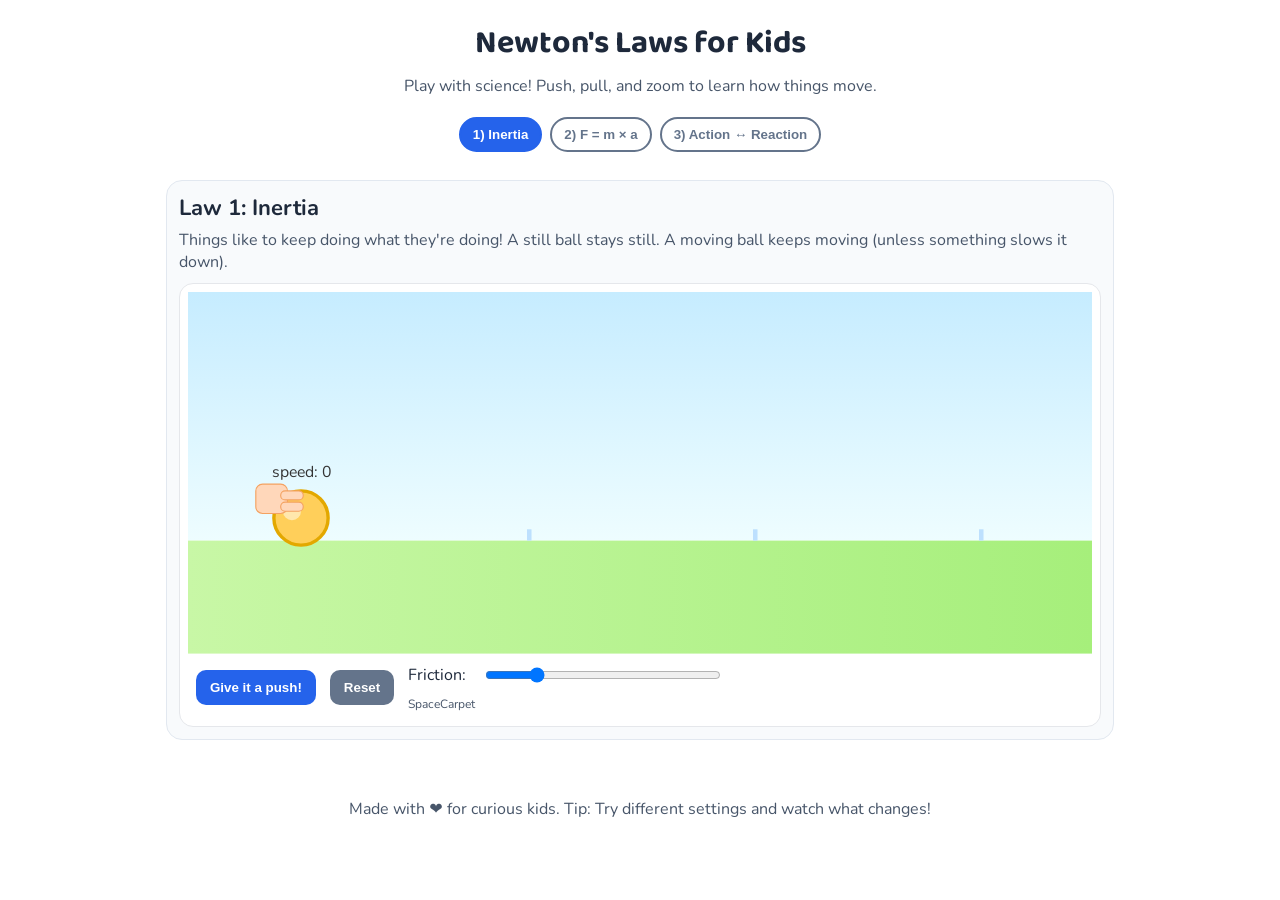
<file: newton-kids-svg/index.html>
<!doctype html>
<html lang="en">
  <head>
    <meta charset="utf-8" />
    <meta name="viewport" content="width=device-width, initial-scale=1" />
    <title>Newton's Laws for Kids — Dynamic SVG</title>
    <link rel="preconnect" href="https://fonts.googleapis.com">
    <link rel="preconnect" href="https://fonts.gstatic.com" crossorigin>
    <link href="https://fonts.googleapis.com/css2?family=Baloo+2:wght@400;600;700&family=Nunito:wght@400;700;900&display=swap" rel="stylesheet">
    <link rel="stylesheet" href="./styles.css" />
  </head>
  <body>
    <header class="site-header">
      <h1>Newton's Laws for Kids</h1>
      <p class="tagline">Play with science! Push, pull, and zoom to learn how things move.</p>
      <nav class="tabs" aria-label="Select a law">
        <button class="tab is-active" data-target="law1" aria-controls="law1" aria-selected="true">1) Inertia</button>
        <button class="tab" data-target="law2" aria-controls="law2" aria-selected="false">2) F = m × a</button>
        <button class="tab" data-target="law3" aria-controls="law3" aria-selected="false">3) Action ↔ Reaction</button>
      </nav>
    </header>

    <main>
      <!-- Law 1: Inertia -->
      <section id="law1" class="panel is-visible" tabindex="0" aria-labelledby="tab-law1">
        <div class="panel-intro">
          <h2>Law 1: Inertia</h2>
          <p>Things like to keep doing what they're doing! A still ball stays still. A moving ball keeps moving (unless something slows it down).</p>
        </div>
        <div class="canvas-wrap">
          <svg id="svg-law1" viewBox="0 0 800 320" role="img" aria-label="Ball on ground with a friendly hand ready to push">
            <defs>
              <linearGradient id="sky" x1="0%" y1="0%" x2="0%" y2="100%">
                <stop offset="0%" stop-color="#c6ecff"/>
                <stop offset="100%" stop-color="#eefdff"/>
              </linearGradient>
              <linearGradient id="grass" x1="0%" y1="0%" x2="100%" y2="0%">
                <stop offset="0%" stop-color="#c8f7a6"/>
                <stop offset="100%" stop-color="#a6ef7b"/>
              </linearGradient>
            </defs>

            <rect x="0" y="0" width="800" height="220" fill="url(#sky)"/>
            <rect x="0" y="220" width="800" height="100" fill="url(#grass)"/>

            <!-- Track markers -->
            <g fill="#bde0fe">
              <rect x="100" y="210" width="4" height="10"/>
              <rect x="300" y="210" width="4" height="10"/>
              <rect x="500" y="210" width="4" height="10"/>
              <rect x="700" y="210" width="4" height="10"/>
            </g>

            <!-- Ball -->
            <g id="l1-ball" transform="translate(100,200)">
              <circle r="24" fill="#ffcf5a" stroke="#e3a800" stroke-width="3"/>
              <circle r="8" cx="-8" cy="-6" fill="#fff" opacity="0.5"/>
              <text id="l1-speed-label" x="0" y="-36" text-anchor="middle" font-family="Nunito" font-size="14" fill="#333">speed: 0</text>
            </g>

            <!-- Friendly hand -->
            <g id="l1-hand" transform="translate(60,170)">
              <rect x="0" y="0" width="28" height="26" rx="6" fill="#ffd7ba" stroke="#f4a261"/>
              <rect x="22" y="6" width="20" height="8" rx="4" fill="#ffd7ba" stroke="#f4a261"/>
              <rect x="22" y="16" width="20" height="8" rx="4" fill="#ffd7ba" stroke="#f4a261"/>
            </g>
          </svg>

          <div class="controls">
            <button id="l1-push" class="btn">Give it a push!</button>
            <button id="l1-reset" class="btn btn-secondary" title="Put the ball back">Reset</button>
            <label class="control">
              <span>Friction:</span>
              <input id="l1-friction" type="range" min="0" max="1" value="0.2" step="0.05"/>
              <div class="ticks">
                <span>Space</span><span>Carpet</span>
              </div>
            </label>
          </div>
        </div>
      </section>

      <!-- Law 2: F = m × a -->
      <section id="law2" class="panel" tabindex="0" aria-labelledby="tab-law2">
        <div class="panel-intro">
          <h2>Law 2: Force = mass × acceleration</h2>
          <p>Push the same and the lighter cart zooms faster! Change the force or the masses to see what happens.</p>
        </div>
        <div class="canvas-wrap">
          <svg id="svg-law2" viewBox="0 0 800 360" role="img" aria-label="Two carts racing on tracks">
            <defs>
              <linearGradient id="track" x1="0" y1="0" x2="100%" y2="0">
                <stop offset="0%" stop-color="#d9d9d9"/>
                <stop offset="100%" stop-color="#bdbdbd"/>
              </linearGradient>
            </defs>

            <rect x="0" y="0" width="800" height="360" fill="#f7fbff"/>

            <!-- Tracks -->
            <g fill="url(#track)">
              <rect x="40" y="130" width="720" height="8" rx="4"/>
              <rect x="40" y="260" width="720" height="8" rx="4"/>
            </g>

            <!-- Carts -->
            <g id="l2-cart1" transform="translate(60,110)">
              <rect x="-30" y="0" width="60" height="36" rx="6" fill="#90e0ef" stroke="#0077b6"/>
              <circle cx="-18" cy="38" r="8" fill="#023e8a"/>
              <circle cx="18" cy="38" r="8" fill="#023e8a"/>
              <text id="l2-a1" x="0" y="-10" text-anchor="middle" font-family="Nunito" font-size="14" fill="#333">a: 0</text>
            </g>

            <g id="l2-cart2" transform="translate(60,240)">
              <rect x="-30" y="0" width="60" height="36" rx="6" fill="#ffd6a5" stroke="#f77f00"/>
              <circle cx="-18" cy="38" r="8" fill="#d55a00"/>
              <circle cx="18" cy="38" r="8" fill="#d55a00"/>
              <text id="l2-a2" x="0" y="-10" text-anchor="middle" font-family="Nunito" font-size="14" fill="#333">a: 0</text>
            </g>

            <!-- Force arrows (dynamic length) -->
            <g stroke-width="4" stroke-linecap="round">
              <line id="l2-f1" x1="60" y1="120" x2="110" y2="120" stroke="#0077b6"/>
              <polygon id="l2-f1-head" points="110,120 98,114 98,126" fill="#0077b6"/>
              <line id="l2-f2" x1="60" y1="250" x2="110" y2="250" stroke="#f77f00"/>
              <polygon id="l2-f2-head" points="110,250 98,244 98,256" fill="#f77f00"/>
            </g>
          </svg>

          <div class="controls">
            <label class="control">
              <span>Force (same for both):</span>
              <input id="l2-force" type="range" min="20" max="200" value="100" step="5"/>
            </label>
            <label class="control">
              <span>Mass cart A:</span>
              <input id="l2-m1" type="range" min="1" max="10" value="3" step="1"/>
            </label>
            <label class="control">
              <span>Mass cart B:</span>
              <input id="l2-m2" type="range" min="1" max="10" value="7" step="1"/>
            </label>
            <button id="l2-start" class="btn">Start</button>
            <button id="l2-reset" class="btn btn-secondary">Reset</button>
          </div>
        </div>
      </section>

      <!-- Law 3: Action-Reaction -->
      <section id="law3" class="panel" tabindex="0" aria-labelledby="tab-law3">
        <div class="panel-intro">
          <h2>Law 3: Action and Reaction</h2>
          <p>When two friends push each other, they fly apart! The pushes are equal and opposite. Change their masses to see who moves more.</p>
        </div>
        <div class="canvas-wrap">
          <svg id="svg-law3" viewBox="0 0 800 320" role="img" aria-label="Two kids on skateboards pushing off">
            <rect x="0" y="0" width="800" height="320" fill="#fff7f0"/>
            <rect x="40" y="210" width="720" height="8" rx="4" fill="#c0c0c0"/>

            <!-- Left skater -->
            <g id="l3-left" transform="translate(260,200)">
              <rect x="-30" y="0" width="60" height="18" rx="4" fill="#8ecae6" stroke="#006d77"/>
              <circle cx="-18" cy="20" r="6" fill="#023047"/>
              <circle cx="18" cy="20" r="6" fill="#023047"/>
              <circle cx="0" cy="-18" r="12" fill="#ffb703" stroke="#fb8500"/>
              <text id="l3-vL" x="0" y="-36" text-anchor="middle" font-family="Nunito" font-size="14" fill="#333">v: 0</text>
            </g>

            <!-- Right skater -->
            <g id="l3-right" transform="translate(540,200)">
              <rect x="-30" y="0" width="60" height="18" rx="4" fill="#bde0fe" stroke="#577590"/>
              <circle cx="-18" cy="20" r="6" fill="#495057"/>
              <circle cx="18" cy="20" r="6" fill="#495057"/>
              <circle cx="0" cy="-18" r="12" fill="#9b5de5" stroke="#6930c3"/>
              <text id="l3-vR" x="0" y="-36" text-anchor="middle" font-family="Nunito" font-size="14" fill="#333">v: 0</text>
            </g>

            <!-- Action-Reaction arrows -->
            <g id="l3-arrows" stroke-width="4" stroke-linecap="round">
              <line id="l3-arrowL" x1="300" y1="160" x2="240" y2="160" stroke="#006d77"/>
              <polygon id="l3-headL" points="240,160 252,154 252,166" fill="#006d77"/>
              <line id="l3-arrowR" x1="500" y1="160" x2="560" y2="160" stroke="#577590"/>
              <polygon id="l3-headR" points="560,160 548,154 548,166" fill="#577590"/>
            </g>
          </svg>

          <div class="controls">
            <label class="control">
              <span>Left mass:</span>
              <input id="l3-mL" type="range" min="2" max="12" step="1" value="6"/>
            </label>
            <label class="control">
              <span>Right mass:</span>
              <input id="l3-mR" type="range" min="2" max="12" step="1" value="4"/>
            </label>
            <label class="control">
              <span>Push strength (equal & opposite):</span>
              <input id="l3-force" type="range" min="30" max="200" step="5" value="120"/>
            </label>
            <button id="l3-push" class="btn">Push off!</button>
            <button id="l3-reset" class="btn btn-secondary">Reset</button>
          </div>
        </div>
      </section>
    </main>

    <footer class="site-footer">
      <p>Made with ❤️ for curious kids. Tip: Try different settings and watch what changes!</p>
    </footer>

    <script type="module" src="./main.js"></script>
  </body>
</html>
</file>
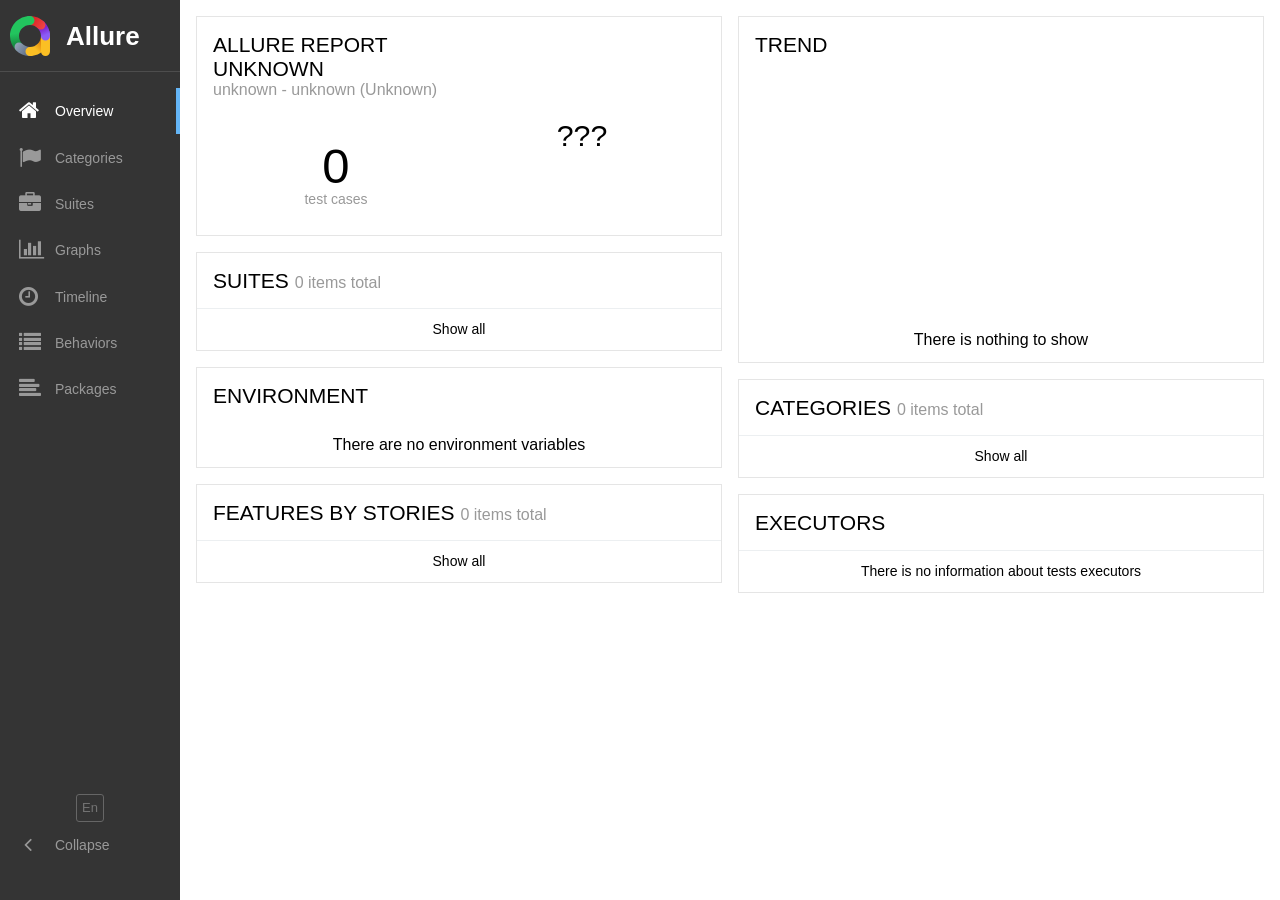
<file: OnlinerTests/allure-report/index.html>
<!DOCTYPE html>
<html dir="ltr" lang="en">
<head>
    <meta charset="utf-8">
    <title>Allure Report</title>
    <link rel="icon" href="favicon.ico">
    <link rel="stylesheet" type="text/css" href="styles.css">
    <link rel="stylesheet" type="text/css" href="plugin/screen-diff/styles.css">
</head>
<body>
    <div id="alert"></div>
    <div id="content">
        <span class="spinner">
            <span class="spinner__circle"></span>
        </span>
    </div>
    <div id="popup"></div>
    <script src="app.js"></script>
    <script src="plugin/behaviors/index.js"></script>
    <script src="plugin/packages/index.js"></script>
    <script src="plugin/screen-diff/index.js"></script>
    <script async src="https://www.googletagmanager.com/gtag/js?id=G-FVWC4GKEYS"></script>
    <script>
        window.dataLayer = window.dataLayer || [];
        function gtag(){dataLayer.push(arguments);}
        gtag('js', new Date());
        gtag('config', 'G-FVWC4GKEYS', {
          'allureVersion': '2.34.1',
          'reportUuid': '8355af30-1f38-4c9e-a2e3-a457d7c7a02f',
          'single_file': false
        });
    </script>
</body>
</html>
</file>
<file: newton-kids-svg/styles.css>
:root {
  --bg: #ffffff;
  --text: #1e293b;
  --muted: #475569;
  --primary: #2563eb;
  --primary-600: #1d4ed8;
  --secondary: #64748b;
  --accent: #fb923c;
  --panel: #f8fafc;
  --control-bg: #f1f5f9;
}

* { box-sizing: border-box; }

html, body {
  height: 100%;
}

body {
  margin: 0;
  font-family: 'Nunito', system-ui, -apple-system, Segoe UI, Roboto, Helvetica, Arial, "Apple Color Emoji", "Segoe UI Emoji";
  color: var(--text);
  background: var(--bg);
}

.site-header {
  padding: 18px 16px 8px;
  text-align: center;
}

h1 {
  font-family: 'Baloo 2', 'Nunito', sans-serif;
  font-size: 32px;
  margin: 0 0 6px 0;
}

.tagline {
  margin: 0 0 8px 0;
  color: var(--muted);
}

.tabs {
  display: inline-flex;
  gap: 8px;
  margin: 12px auto 0 auto;
}

.tab {
  appearance: none;
  border: 2px solid var(--secondary);
  background: white;
  color: var(--secondary);
  padding: 8px 12px;
  border-radius: 999px;
  font-weight: 800;
  cursor: pointer;
}

.tab.is-active {
  background: var(--primary);
  color: white;
  border-color: var(--primary);
}

main {
  max-width: 980px;
  margin: 0 auto;
  padding: 8px 16px 24px;
}

.panel {
  display: none;
  background: var(--panel);
  border: 1px solid #e2e8f0;
  border-radius: 16px;
  padding: 12px;
  margin-top: 12px;
}

.panel.is-visible { display: block; }

.panel-intro h2 {
  margin: 0 0 6px 0;
  font-size: 22px;
}

.panel-intro p {
  margin: 0 0 10px 0;
  color: var(--muted);
}

.canvas-wrap {
  background: white;
  border-radius: 14px;
  border: 1px solid #e5e7eb;
  padding: 8px;
}

svg { width: 100%; height: auto; display: block; }

.controls {
  display: flex;
  flex-wrap: wrap;
  align-items: center;
  gap: 10px 14px;
  padding: 10px 8px 6px;
}

.control {
  display: grid;
  grid-template-columns: auto 240px;
  align-items: center;
  gap: 8px;
}

.control .ticks {
  display: flex;
  justify-content: space-between;
  font-size: 12px;
  color: var(--muted);
  margin-top: 2px;
}

.btn {
  appearance: none;
  border: none;
  background: var(--primary);
  color: white;
  padding: 10px 14px;
  border-radius: 10px;
  font-weight: 900;
  cursor: pointer;
}

.btn:hover { background: var(--primary-600); }

.btn-secondary {
  background: var(--secondary);
}

.site-footer {
  text-align: center;
  color: var(--muted);
  padding: 18px 12px 28px;
}

@media (max-width: 680px) {
  .control { grid-template-columns: auto 1fr; }
}
</file>
<file: OnlinerTests/allure-report/plugin/screen-diff/styles.css>
.screen-diff__switchers {
  margin-bottom: 1em;
}

.screen-diff__switchers label + label {
  margin-left: 1em;
}

.screen-diff__overlay {
  position: relative;
  cursor: col-resize;
}

.screen-diff__container {
  overflow-x: auto;
}

.screen-diff__image-over {
  top: 0;
  left: 0;
  bottom: 0;
  background: #fff;
  position: absolute;
  overflow: hidden;
  box-shadow: 2px 0 1px -1px #aaa;
}

.screen-diff-error {
  color: #fd5a3e;
}
</file>
